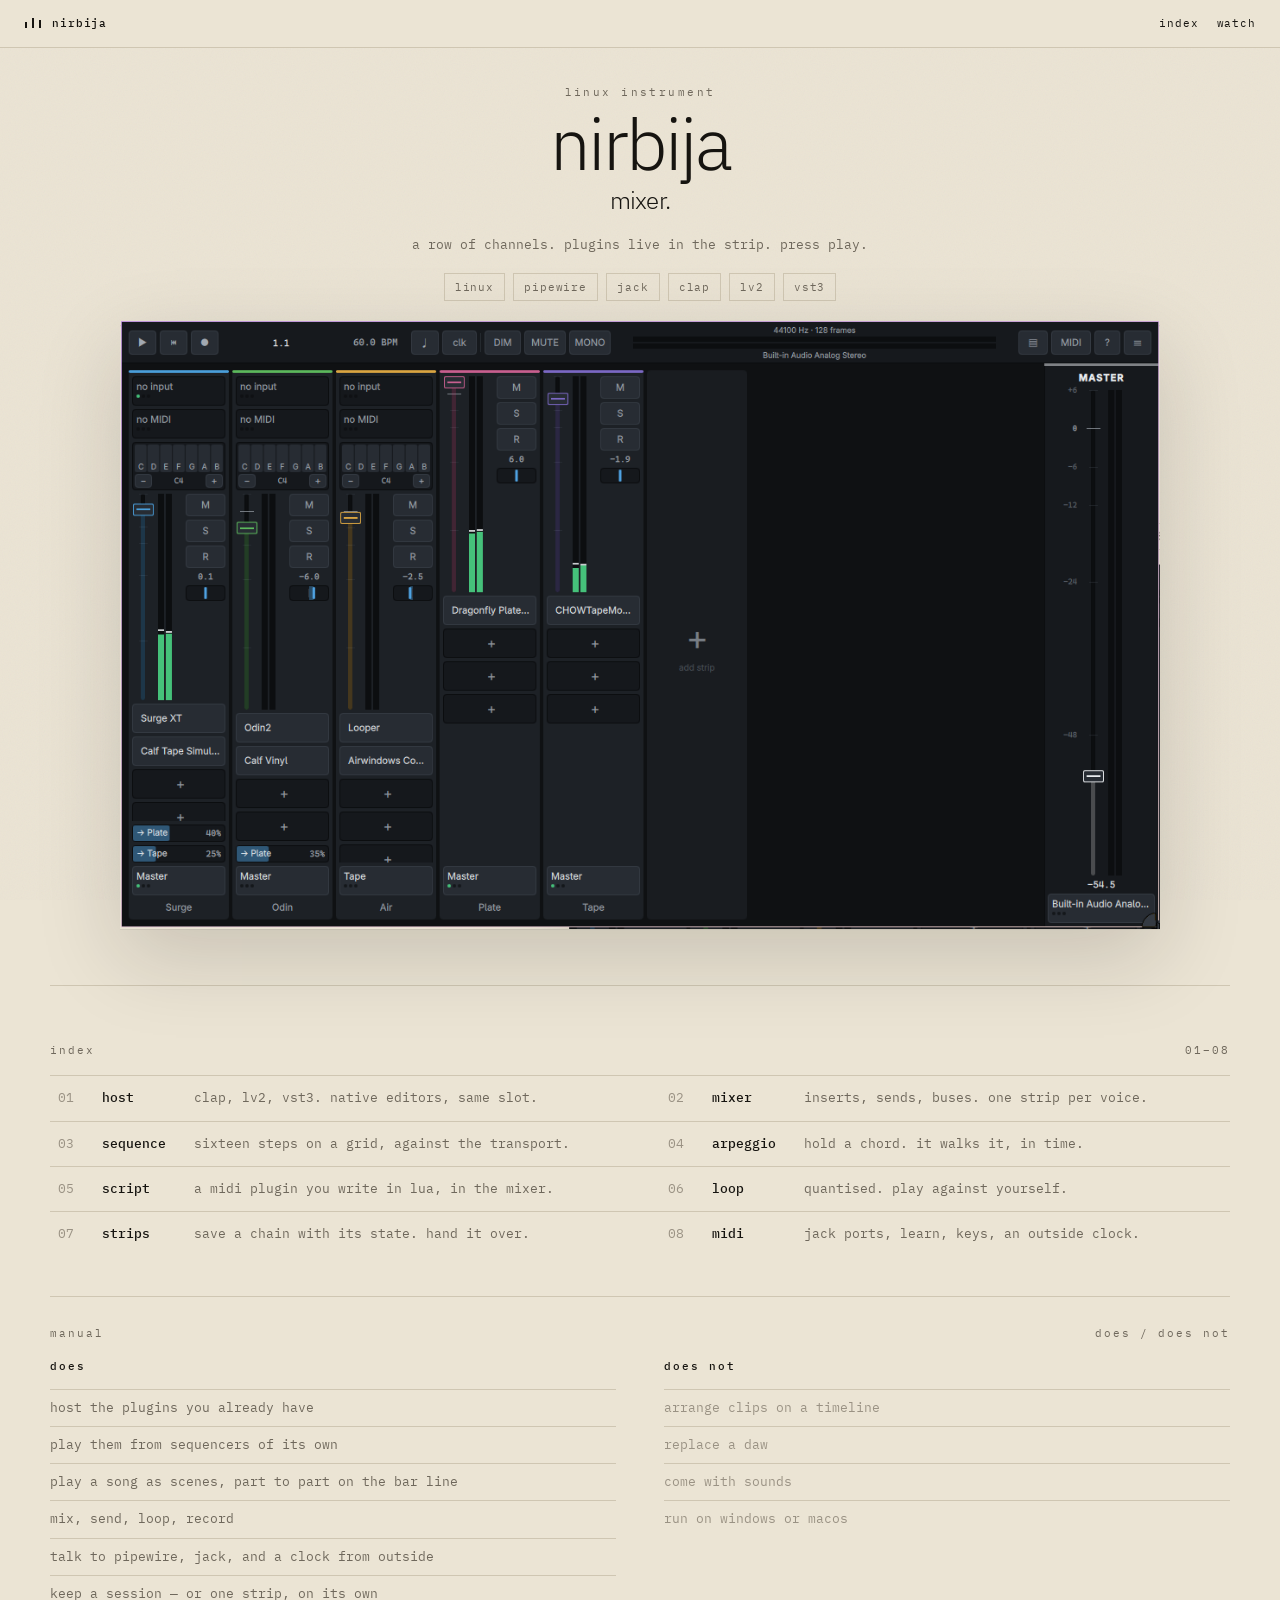
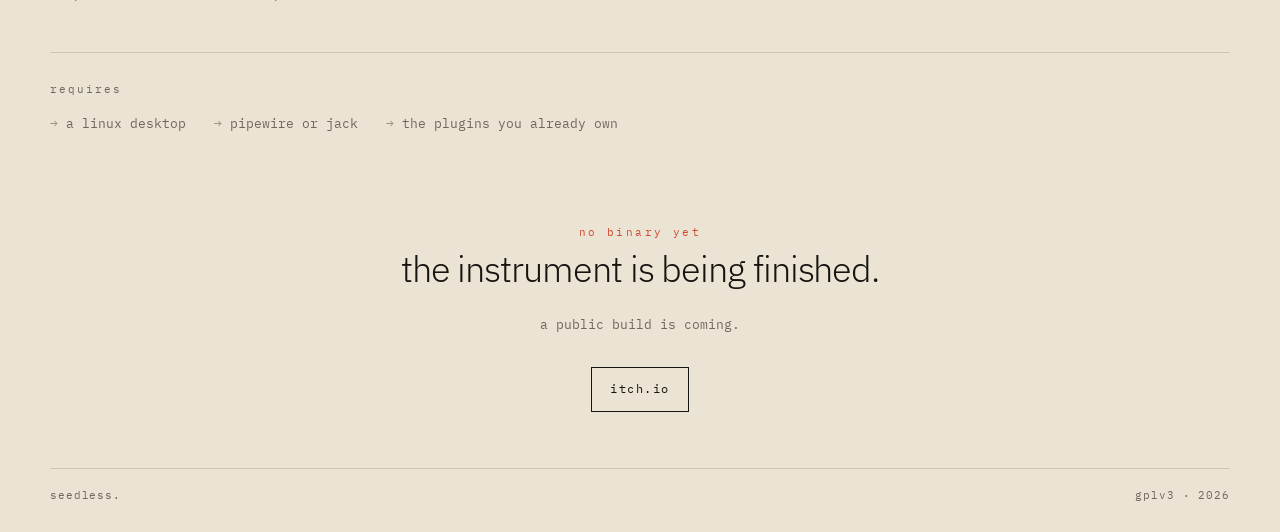
<file: docs/index.html>
<!DOCTYPE html>
<html lang="en">
<head>
  <meta charset="utf-8">
  <meta name="viewport" content="width=device-width, initial-scale=1">
  <title>nirbija — mixer.</title>
  <meta name="description" content="a mixer you play. linux. clap, lv2, vst3. no timeline.">
  <meta name="theme-color" content="#ebe4d4">
  <meta property="og:title" content="nirbija — mixer.">
  <meta property="og:description" content="a row of channels. plugins live in the strip. press play.">
  <meta property="og:type" content="website">
  <meta property="og:image" content="img/hero.png">
  <meta name="twitter:card" content="summary_large_image">
  <link rel="icon" href="favicon.svg" type="image/svg+xml">
  <link rel="preconnect" href="https://fonts.googleapis.com">
  <link rel="preconnect" href="https://fonts.gstatic.com" crossorigin>
  <link href="https://fonts.googleapis.com/css2?family=IBM+Plex+Mono:wght@400;500&family=IBM+Plex+Sans:wght@300;400&display=swap" rel="stylesheet">
  <link rel="stylesheet" href="css/site.css?v=12">
</head>
<body>
  <header class="nav">
    <a class="brand" href="./">
      <svg width="18" height="12" viewBox="0 0 18 12" aria-hidden="true">
        <rect x="1" y="5" width="2" height="6" fill="currentColor"/>
        <rect x="8" y="1" width="2" height="10" fill="currentColor"/>
        <rect x="15" y="3" width="2" height="8" fill="currentColor"/>
      </svg>
      nirbija
    </a>
    <ul class="nav-links">
      <li><a href="#index">index</a></li>
      <li><a href="#signal">watch</a></li>
      <li hidden data-itch><a href="#">itch</a></li>
    </ul>
  </header>

  <main>
    <section class="fold">
      <div class="hero wrap">
        <p class="kicker">linux instrument</p>
        <h1 class="wordmark">nirbija</h1>
        <p class="product">mixer.</p>
        <p class="lede">a row of channels. plugins live in the strip. press play.</p>
        <ul class="compat">
          <li>linux</li>
          <li>pipewire</li>
          <li>jack</li>
          <li>clap</li>
          <li>lv2</li>
          <li>vst3</li>
        </ul>
      </div>
      <figure class="device">
        <img src="img/hero.png?v=12" width="1204" height="704"
             alt="Nirbija mixer">
      </figure>
    </section>

    <section class="tape wrap" id="tape" hidden>
      <div class="section-head"><span>session tape</span><span>00</span></div>
      <div class="tape-frame" data-tape>
        <div class="tape-idle">
          <div class="play" aria-hidden="true"><i></i></div>
          coming
        </div>
      </div>
    </section>

    <section class="sheet wrap" id="index">
      <div class="section-head"><span>index</span><span>01–08</span></div>
      <div class="index">
        <article class="item">
          <span class="id">01</span>
          <span class="name">host</span>
          <span class="copy">clap, lv2, vst3. native editors, same slot.</span>
        </article>
        <article class="item">
          <span class="id">02</span>
          <span class="name">mixer</span>
          <span class="copy">inserts, sends, buses. one strip per voice.</span>
        </article>
        <article class="item">
          <span class="id">03</span>
          <span class="name">sequence</span>
          <span class="copy">sixteen steps on a grid, against the transport.</span>
        </article>
        <article class="item">
          <span class="id">04</span>
          <span class="name">arpeggio</span>
          <span class="copy">hold a chord. it walks it, in time.</span>
        </article>
        <article class="item">
          <span class="id">05</span>
          <span class="name">script</span>
          <span class="copy">a midi plugin you write in lua, in the mixer.</span>
        </article>
        <article class="item">
          <span class="id">06</span>
          <span class="name">loop</span>
          <span class="copy">quantised. play against yourself.</span>
        </article>
        <article class="item">
          <span class="id">07</span>
          <span class="name">strips</span>
          <span class="copy">save a chain with its state. hand it over.</span>
        </article>
        <article class="item">
          <span class="id">08</span>
          <span class="name">midi</span>
          <span class="copy">jack ports, learn, keys, an outside clock.</span>
        </article>
      </div>

      <div class="section-head sub"><span>manual</span><span>does / does not</span></div>
      <div class="cols">
        <div>
          <h3>does</h3>
          <ul>
            <li>host the plugins you already have</li>
            <li>play them from sequencers of its own</li>
            <li>play a song as scenes, part to part on the bar line</li>
            <li>mix, send, loop, record</li>
            <li>talk to pipewire, jack, and a clock from outside</li>
            <li>keep a session — or one strip, on its own</li>
          </ul>
        </div>
        <div class="dim">
          <h3>does not</h3>
          <ul>
            <li>arrange clips on a timeline</li>
            <li>replace a daw</li>
            <li>come with sounds</li>
            <li>run on windows or macos</li>
          </ul>
        </div>
      </div>

      <div class="section-head sub"><span>requires</span><span></span></div>
      <ul class="requires">
        <li>a linux desktop</li>
        <li>pipewire or jack</li>
        <li>the plugins you already own</li>
      </ul>
    </section>

    <section class="signal wrap" id="signal">
      <p class="kicker">no binary yet</p>
      <h2>the instrument is being finished.</h2>
      <p>a public build is coming.</p>
      <a class="cta" hidden data-itch href="#">itch.io</a>
    </section>
  </main>

  <footer class="foot wrap">
    <span>seedless.</span>
    <span>gplv3 · 2026</span>
    <a hidden data-itch href="#">itch.io</a>
  </footer>

  <script src="js/site.js" defer></script>
</body>
</html>
</file>
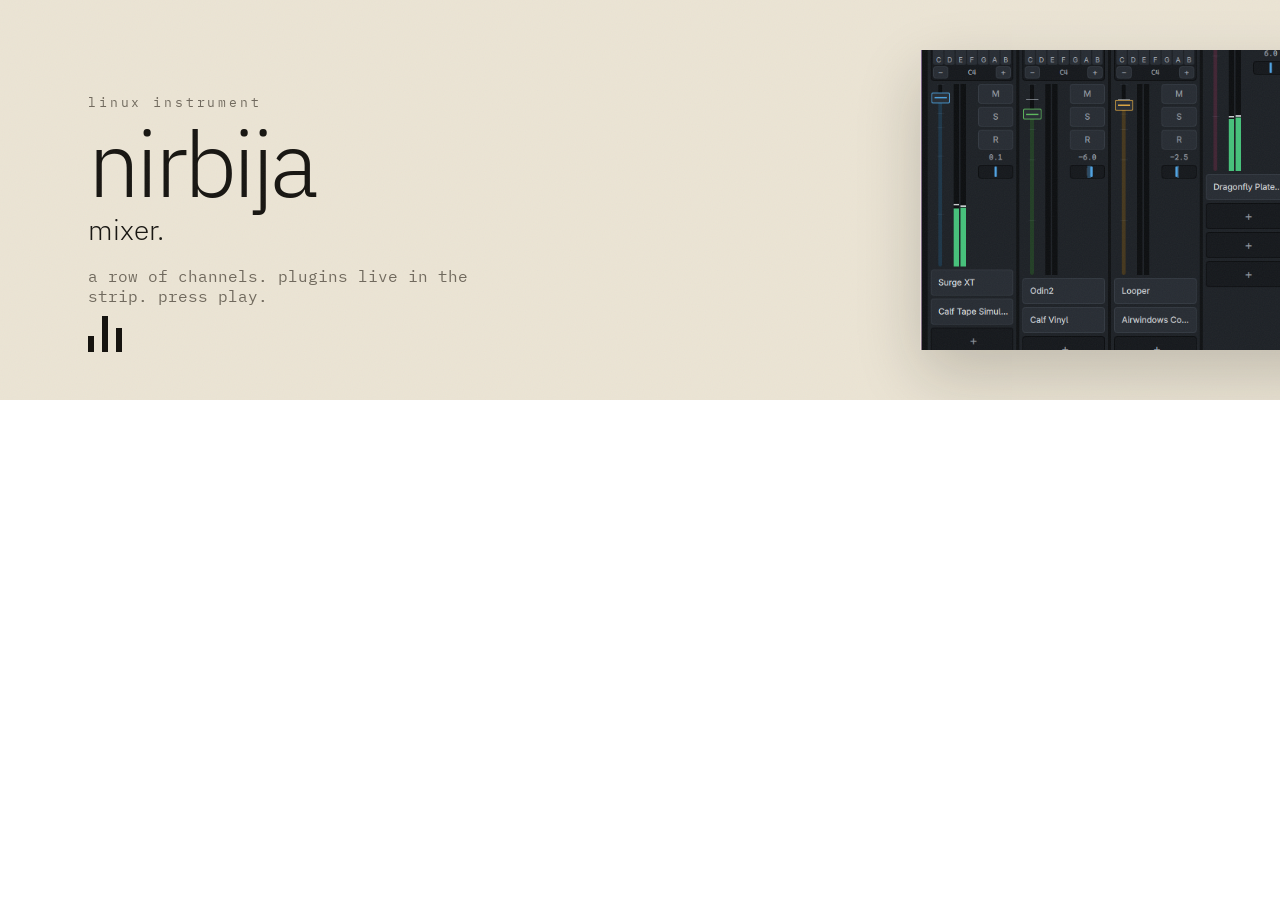
<file: docs/itch/banner.html>
<!DOCTYPE html>
<html lang="en">
<head>
<meta charset="utf-8">
<title>nirbija banner</title>
<link href="https://fonts.googleapis.com/css2?family=IBM+Plex+Mono:wght@400;500&family=IBM+Plex+Sans:wght@300;400&display=swap" rel="stylesheet">
<style>
  html, body { margin: 0; }
  .banner {
    width: 1920px; height: 400px;
    background: #ebe4d4;
    color: #161410;
    font-family: "IBM Plex Mono", ui-monospace, monospace;
    display: grid;
    grid-template-columns: 1fr 920px;
    align-items: center;
    padding: 0 80px 0 88px;
    box-sizing: border-box;
    position: relative;
    overflow: hidden;
  }
  .banner::before {
    content: "";
    position: absolute; inset: 0;
    pointer-events: none;
    opacity: 0.045;
    background-image: url("data:image/svg+xml;utf8,<svg xmlns='http://www.w3.org/2000/svg' width='180' height='180'><filter id='n'><feTurbulence type='fractalNoise' baseFrequency='0.85' numOctaves='2' stitchTiles='stitch'/></filter><rect width='100%' height='100%' filter='url(%23n)'/></svg>");
  }
  .kicker {
    font-size: 13px;
    letter-spacing: 0.22em;
    text-transform: lowercase;
    color: #6f685c;
    margin: 0 0 12px;
  }
  h1 {
    margin: 0;
    font-family: "IBM Plex Sans", sans-serif;
    font-weight: 300;
    font-size: 92px;
    line-height: 0.88;
    letter-spacing: -0.04em;
  }
  .product {
    margin: 8px 0 0;
    font-family: "IBM Plex Sans", sans-serif;
    font-weight: 300;
    font-size: 28px;
  }
  .lede {
    margin: 18px 0 0;
    color: #6f685c;
    font-size: 16px;
    max-width: 28em;
  }
  .mark {
    position: absolute;
    left: 88px;
    bottom: 48px;
    display: flex;
    align-items: flex-end;
    gap: 8px;
    height: 36px;
  }
  .mark i { display: block; width: 6px; background: #161410; }
  .mark i:nth-child(1) { height: 16px; }
  .mark i:nth-child(2) { height: 36px; }
  .mark i:nth-child(3) { height: 24px; }
  .device {
    width: 920px;
    height: 300px;
    background: #0f1113;
    overflow: hidden;
    box-shadow: 0 24px 60px rgba(22,20,16,.2);
    justify-self: end;
  }
  .device img {
    display: block;
    width: 100%;
    height: 100%;
    object-fit: cover;
    object-position: left center;
  }
</style>
</head>
<body>
  <div class="banner">
    <div>
      <p class="kicker">linux instrument</p>
      <h1>nirbija</h1>
      <p class="product">mixer.</p>
      <p class="lede">a row of channels. plugins live in the strip. press play.</p>
    </div>
    <div class="device"><img src="../img/hero.png" alt=""></div>
    <div class="mark" aria-hidden="true"><i></i><i></i><i></i></div>
  </div>
</body>
</html>
</file>
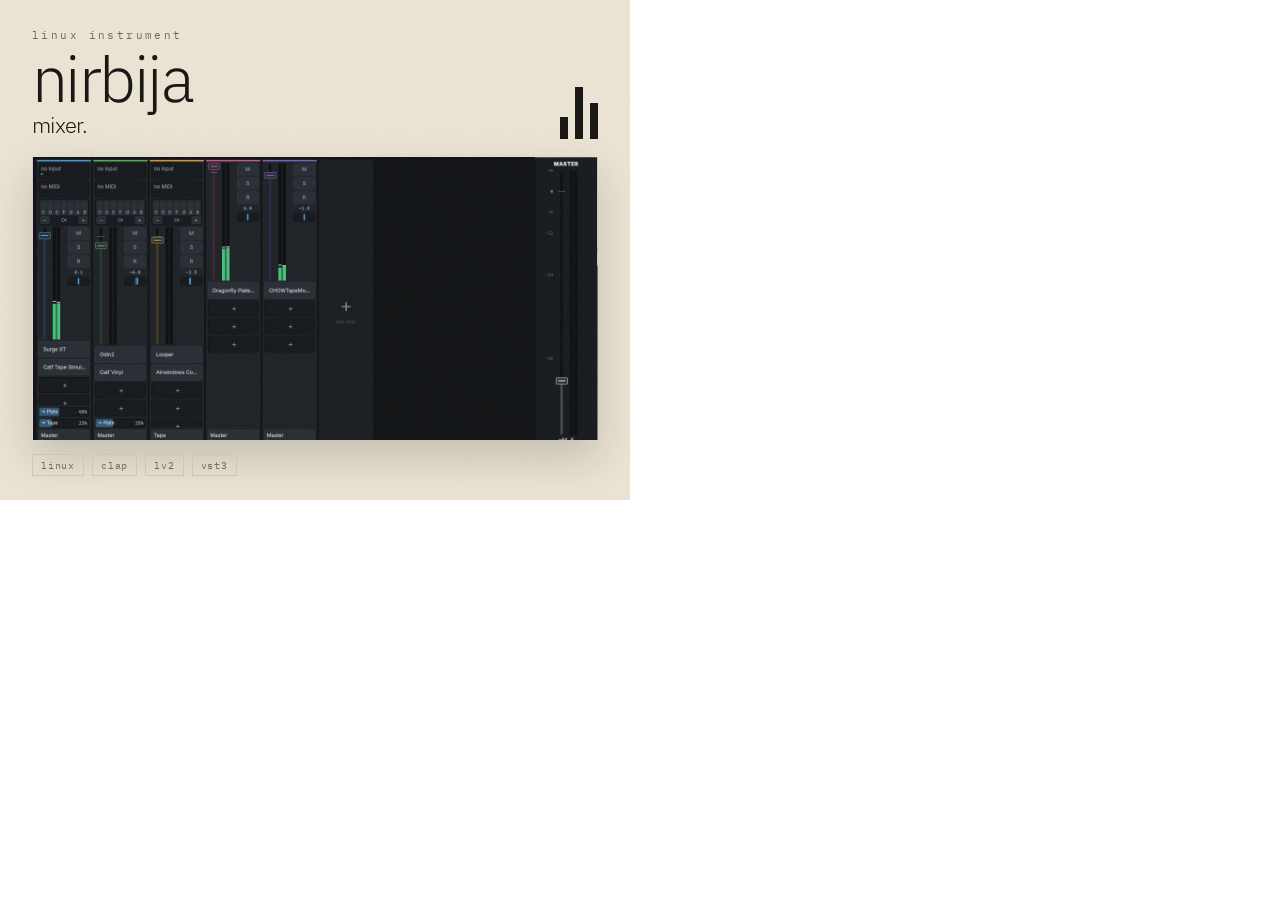
<file: docs/itch/cover.html>
<!DOCTYPE html>
<html lang="en">
<head>
<meta charset="utf-8">
<title>nirbija cover</title>
<link rel="preconnect" href="https://fonts.googleapis.com">
<link href="https://fonts.googleapis.com/css2?family=IBM+Plex+Mono:wght@400;500&family=IBM+Plex+Sans:wght@300;400&display=swap" rel="stylesheet">
<style>
  html, body { margin: 0; padding: 0; }
  .cover {
    width: 630px; height: 500px;
    background: #ebe4d4;
    color: #161410;
    font-family: "IBM Plex Mono", ui-monospace, monospace;
    position: relative;
    overflow: hidden;
    box-sizing: border-box;
    padding: 28px 32px 24px;
    display: flex;
    flex-direction: column;
  }
  .cover::before {
    content: "";
    position: absolute; inset: 0;
    pointer-events: none;
    opacity: 0.05;
    background-image: url("data:image/svg+xml;utf8,<svg xmlns='http://www.w3.org/2000/svg' width='180' height='180'><filter id='n'><feTurbulence type='fractalNoise' baseFrequency='0.85' numOctaves='2' stitchTiles='stitch'/></filter><rect width='100%' height='100%' filter='url(%23n)'/></svg>");
  }
  .kicker {
    font-size: 11px;
    letter-spacing: 0.22em;
    text-transform: lowercase;
    color: #6f685c;
    margin: 0 0 8px;
  }
  .row {
    display: flex;
    align-items: flex-end;
    justify-content: space-between;
    gap: 16px;
  }
  h1 {
    margin: 0;
    font-family: "IBM Plex Sans", sans-serif;
    font-weight: 300;
    font-size: 64px;
    line-height: 0.88;
    letter-spacing: -0.04em;
  }
  .product {
    margin: 4px 0 0;
    font-family: "IBM Plex Sans", sans-serif;
    font-weight: 300;
    font-size: 22px;
    letter-spacing: -0.03em;
  }
  .mark { display: flex; align-items: flex-end; gap: 7px; height: 52px; }
  .mark i { display: block; width: 8px; background: #161410; }
  .mark i:nth-child(1) { height: 22px; }
  .mark i:nth-child(2) { height: 52px; }
  .mark i:nth-child(3) { height: 36px; }
  .device {
    margin-top: 18px;
    flex: 1;
    min-height: 0;
    background: #0f1113;
    overflow: hidden;
    box-shadow: 0 18px 40px rgba(22,20,16,.18);
  }
  .device img {
    display: block;
    width: 100%;
    height: 100%;
    object-fit: cover;
    object-position: left center;
  }
  .compat {
    display: flex;
    gap: 8px;
    margin-top: 14px;
    font-size: 10px;
    letter-spacing: 0.08em;
    text-transform: lowercase;
    color: #6f685c;
  }
  .compat span {
    border: 1px solid #cfc6b2;
    padding: 4px 8px 3px;
  }
</style>
</head>
<body>
  <div class="cover">
    <p class="kicker">linux instrument</p>
    <div class="row">
      <div>
        <h1>nirbija</h1>
        <p class="product">mixer.</p>
      </div>
      <div class="mark" aria-hidden="true"><i></i><i></i><i></i></div>
    </div>
    <div class="device">
      <img src="../img/hero.png" alt="">
    </div>
    <div class="compat">
      <span>linux</span><span>clap</span><span>lv2</span><span>vst3</span>
    </div>
  </div>
</body>
</html>
</file>
<file: docs/css/site.css>
:root {
  --paper: #ebe4d4;
  --paper-2: #e2d8c4;
  --ink: #161410;
  --mute: #6f685c;
  --faint: #9a9284;
  --rule: #cfc6b2;
  --hot: #d24a2e;
  --device: #0f1113;
  --max: 1180px;
  --nav: 48px;
  --sans: "IBM Plex Sans", "Helvetica Neue", Helvetica, Arial, sans-serif;
  --mono: "IBM Plex Mono", ui-monospace, "SFMono-Regular", Menlo, monospace;
}

* { box-sizing: border-box; }

html {
  background: var(--paper);
  color: var(--ink);
  font-family: var(--mono);
  font-size: 13px;
  line-height: 1.55;
  -webkit-font-smoothing: antialiased;
  text-rendering: optimizeLegibility;
}

body {
  margin: 0;
  min-height: 100dvh;
  background: var(--paper);
  position: relative;
  z-index: 1;
}

/* paper grain — TE catalog, not a texture pack */
body::before {
  content: "";
  position: fixed;
  inset: 0;
  pointer-events: none;
  z-index: 0;
  opacity: 0.045;
  background-image: url("data:image/svg+xml;utf8,<svg xmlns='http://www.w3.org/2000/svg' width='180' height='180'><filter id='n'><feTurbulence type='fractalNoise' baseFrequency='0.85' numOctaves='2' stitchTiles='stitch'/></filter><rect width='100%' height='100%' filter='url(%23n)'/></svg>");
}

::selection {
  background: var(--ink);
  color: var(--paper);
}

a {
  color: inherit;
  text-decoration-thickness: 1px;
  text-underline-offset: 0.22em;
}

a:hover { color: var(--hot); }

:focus-visible {
  outline: 1px solid var(--hot);
  outline-offset: 3px;
}

.wrap {
  width: min(var(--max), calc(100vw - 48px));
  margin-inline: auto;
}

.full {
  width: min(1200px, calc(100vw - 32px));
  margin-inline: auto;
}

/* --- nav ---------------------------------------------------------------- */
.nav {
  position: sticky;
  top: 0;
  z-index: 40;
  display: flex;
  justify-content: space-between;
  align-items: center;
  gap: 16px;
  height: var(--nav);
  padding: 0 24px;
  background: color-mix(in srgb, var(--paper) 88%, transparent);
  backdrop-filter: blur(10px);
  border-bottom: 1px solid var(--rule);
  font-size: 11px;
  letter-spacing: 0.08em;
  text-transform: lowercase;
  user-select: none;
}

.brand {
  display: inline-flex;
  align-items: center;
  gap: 10px;
  text-decoration: none;
  font-weight: 500;
}

.brand svg { display: block; }

.nav-links {
  display: flex;
  gap: 18px;
  list-style: none;
  margin: 0;
  padding: 0;
}

.nav-links a { text-decoration: none; }
.nav-links a:hover { text-decoration: underline; }

/* --- fold: name + instrument on one screen ------------------------------ */
.fold {
  width: 100%;
  display: flex;
  flex-direction: column;
  align-items: center;
  padding: 36px 0 56px;
  box-sizing: border-box;
}

.hero {
  width: min(var(--max), calc(100vw - 48px));
  text-align: center;
  flex: 0 0 auto;
}

.kicker {
  margin: 0 0 10px;
  font-size: 11px;
  letter-spacing: 0.22em;
  text-transform: lowercase;
  color: var(--mute);
}

.wordmark {
  margin: 0;
  font-family: var(--sans);
  font-weight: 300;
  font-size: clamp(40px, 7vw, 72px);
  line-height: 0.9;
  letter-spacing: -0.04em;
}

.product {
  margin: 6px 0 0;
  font-family: var(--sans);
  font-weight: 300;
  font-size: clamp(18px, 2.4vw, 24px);
  letter-spacing: -0.03em;
}

.lede {
  margin: 16px 0 0;
  padding: 0;
  color: var(--mute);
}

@media (min-width: 720px) {
  .lede { white-space: nowrap; }
}

.compat {
  display: flex;
  flex-wrap: wrap;
  justify-content: center;
  gap: 8px;
  list-style: none;
  margin: 18px 0 0;
  padding: 0;
}

.compat li {
  padding: 5px 10px 4px;
  border: 1px solid var(--rule);
  font-size: 11px;
  letter-spacing: 0.08em;
  text-transform: lowercase;
  color: var(--mute);
}

/* --- object / shots ----------------------------------------------------- */
.device {
  width: min(1040px, calc(100vw - 48px));
  margin: 20px auto 0;
  align-self: center;
  flex: 0 0 auto;
}

.device img {
  display: block;
  width: 100%;
  height: auto;
  background: var(--device);
  box-shadow:
    0 1px 0 rgba(22, 20, 16, 0.06),
    0 28px 80px rgba(22, 20, 16, 0.16);
}

.device .cap {
  width: 100%;
  flex: 0 0 auto;
}

.cap {
  display: flex;
  justify-content: space-between;
  gap: 16px;
  margin: 10px 2px 0;
  font-size: 11px;
  letter-spacing: 0.08em;
  text-transform: lowercase;
  color: var(--mute);
}

/* --- tape --------------------------------------------------------------- */
.tape {
  padding: 0 0 80px;
}

.tape-frame {
  position: relative;
  aspect-ratio: 16 / 9;
  background: var(--device);
  color: #a2a9b2;
  display: grid;
  place-items: center;
  box-shadow: 0 28px 80px rgba(22, 20, 16, 0.16);
}

.tape-frame iframe {
  position: absolute;
  inset: 0;
  width: 100%;
  height: 100%;
  border: 0;
}

.tape-idle {
  text-align: center;
  letter-spacing: 0.16em;
  text-transform: lowercase;
  font-size: 11px;
}

.play {
  width: 56px;
  height: 56px;
  margin: 0 auto 14px;
  border: 1px solid #343a42;
  border-radius: 50%;
  display: grid;
  place-items: center;
}

.play i {
  display: block;
  width: 0;
  height: 0;
  margin-left: 3px;
  border-style: solid;
  border-width: 7px 0 7px 12px;
  border-color: transparent transparent transparent #e9ecef;
}

/* --- index / manual ----------------------------------------------------- */
hr.rule {
  border: 0;
  border-top: 1px solid var(--rule);
  margin: 0;
}

.sheet {
  padding: 56px 0 24px;
  border-top: 1px solid var(--rule);
}

.section {
  padding: 32px 0;
}

.section-head {
  display: flex;
  justify-content: space-between;
  align-items: baseline;
  margin: 0 0 16px;
  font-size: 11px;
  letter-spacing: 0.18em;
  text-transform: lowercase;
  color: var(--mute);
}

.section-head.sub {
  margin-top: 40px;
  padding-top: 28px;
  border-top: 1px solid var(--rule);
}

.index {
  display: grid;
  grid-template-columns: 1fr 1fr;
  gap: 0;
}

.item {
  display: grid;
  grid-template-columns: 32px 80px 1fr;
  gap: 12px;
  padding: 12px 8px;
  border-top: 1px solid var(--rule);
}

.item:nth-child(odd) { padding-right: 28px; }
.item:nth-child(even) { padding-left: 28px; }

.item .id { color: var(--faint); }
.item .name { font-weight: 500; }
.item .copy { color: var(--mute); }

.cols {
  display: grid;
  grid-template-columns: 1fr 1fr;
  gap: 48px;
}

.cols h3 {
  margin: 0 0 14px;
  font-size: 11px;
  font-weight: 500;
  letter-spacing: 0.18em;
  text-transform: lowercase;
}

.cols ul {
  list-style: none;
  margin: 0;
  padding: 0;
}

.cols li {
  padding: 8px 0;
  border-top: 1px solid var(--rule);
  color: var(--mute);
}

.cols .dim li { color: var(--faint); }

.requires {
  display: flex;
  flex-wrap: wrap;
  gap: 8px 28px;
  margin: 0;
  padding: 0;
  list-style: none;
  color: var(--mute);
}

.requires li::before {
  content: "→ ";
  color: var(--faint);
}

/* --- signal ------------------------------------------------------------- */
.signal {
  padding: 48px 0 56px;
  text-align: center;
}

.signal .kicker { color: var(--hot); }

.signal h2 {
  margin: 0;
  font-family: var(--sans);
  font-weight: 300;
  font-size: clamp(24px, 3.2vw, 36px);
  letter-spacing: -0.03em;
}

.signal p {
  max-width: 34em;
  margin: 18px auto 0;
  color: var(--mute);
}

.cta {
  display: inline-flex;
  align-items: center;
  gap: 14px;
  margin-top: 32px;
  padding: 12px 18px;
  border: 1px solid var(--ink);
  color: var(--ink);
  text-decoration: none;
  letter-spacing: 0.12em;
  text-transform: lowercase;
  font-size: 12px;
}

.cta:hover {
  background: var(--ink);
  color: var(--paper);
}

.stars {
  font-variant-numeric: tabular-nums;
  color: inherit;
}

/* --- footer ------------------------------------------------------------- */
.foot {
  display: flex;
  justify-content: space-between;
  gap: 16px;
  flex-wrap: wrap;
  padding: 18px 0 28px;
  border-top: 1px solid var(--rule);
  font-size: 11px;
  letter-spacing: 0.08em;
  text-transform: lowercase;
  color: var(--mute);
}

.foot a { text-decoration: none; }

/* --- motion ------------------------------------------------------------- */
@media (prefers-reduced-motion: no-preference) {
  .fold, .tape-frame {
    animation: rise 700ms ease both;
  }
}

@keyframes rise {
  from { opacity: 0; transform: translateY(10px); }
  to { opacity: 1; transform: none; }
}

/* --- print / mobile ----------------------------------------------------- */
@media (max-width: 760px) {
  .wrap { width: calc(100% - 32px); }
  .full { width: calc(100% - 16px); }
  .hero { padding-top: 48px; }
  .index,
  .cols { grid-template-columns: 1fr; }
  .item,
  .item:nth-child(odd),
  .item:nth-child(even) {
    grid-template-columns: 32px 72px 1fr;
    padding-inline: 0;
  }
  .nav { padding-inline: 16px; }
}

@media print {
  body::before { display: none; }
  .nav, .signal, .tape { display: none; }
  .device { box-shadow: none; }
}
</file>
